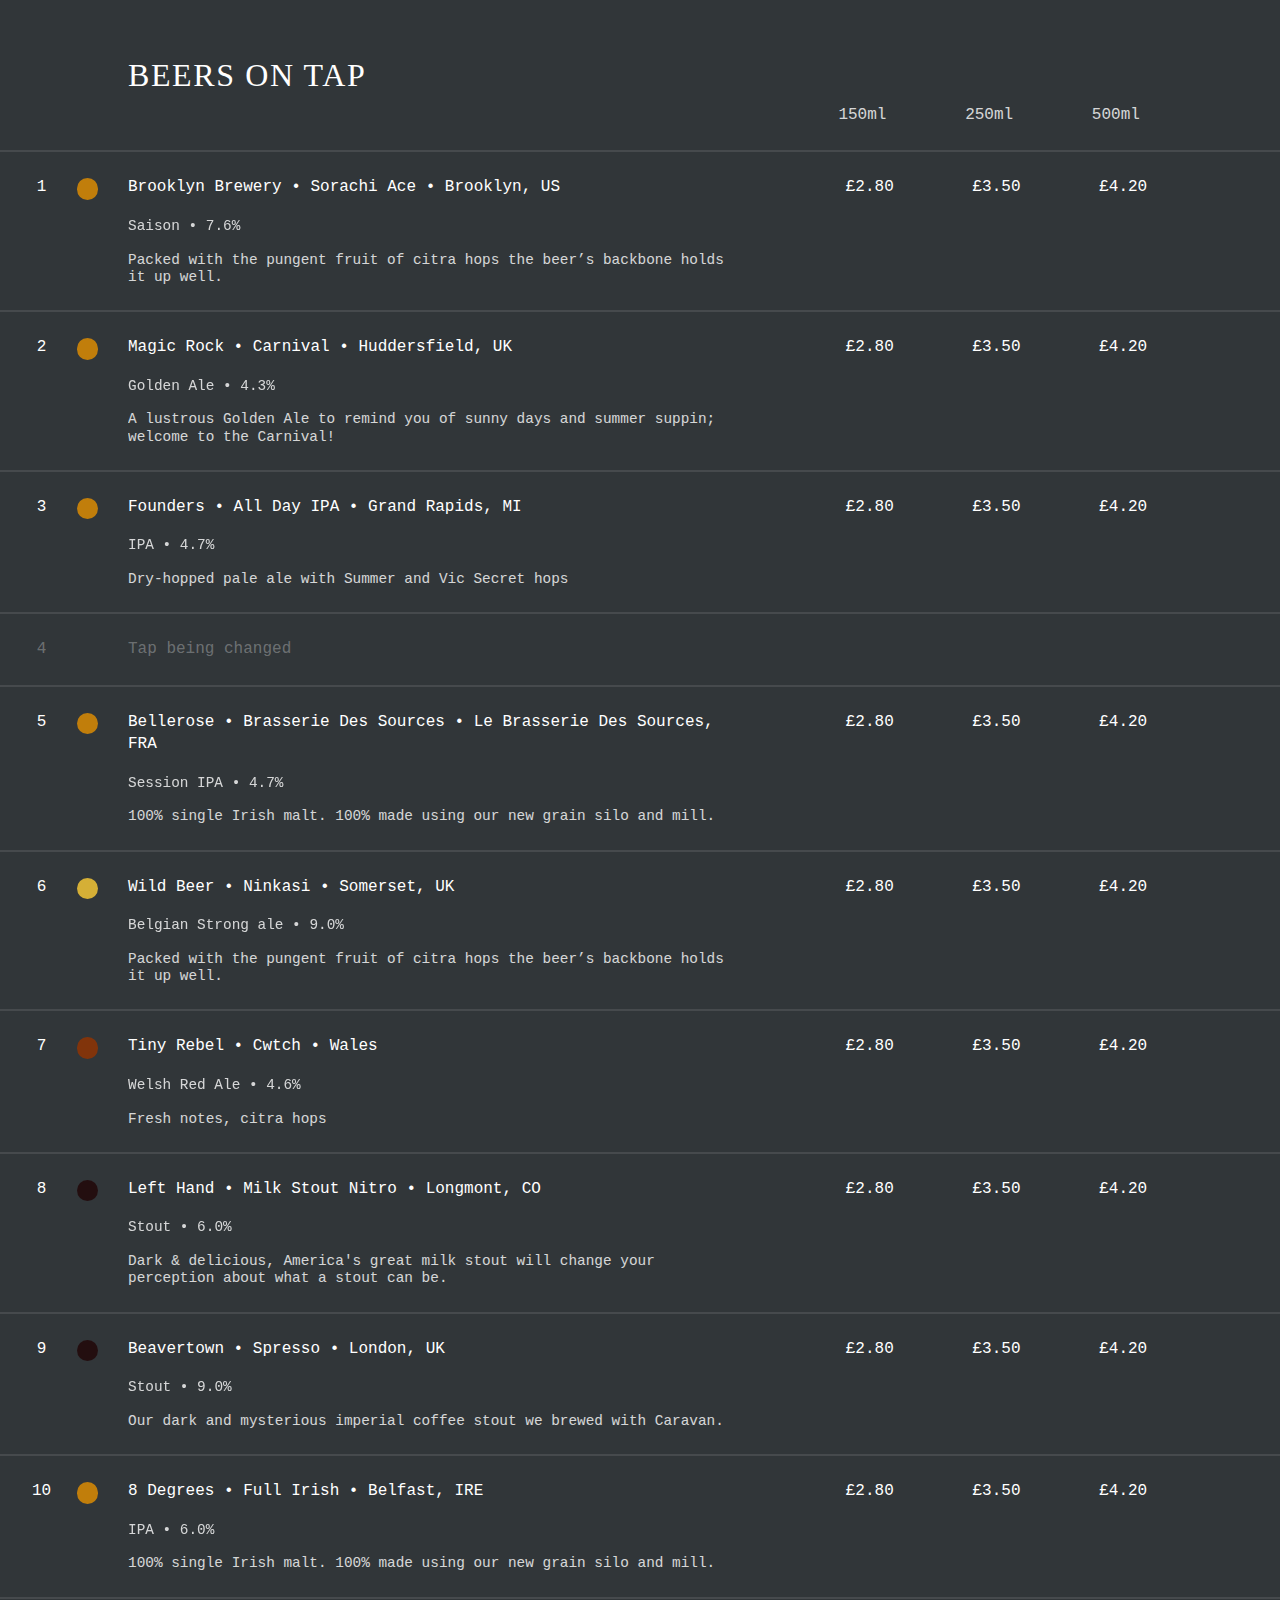
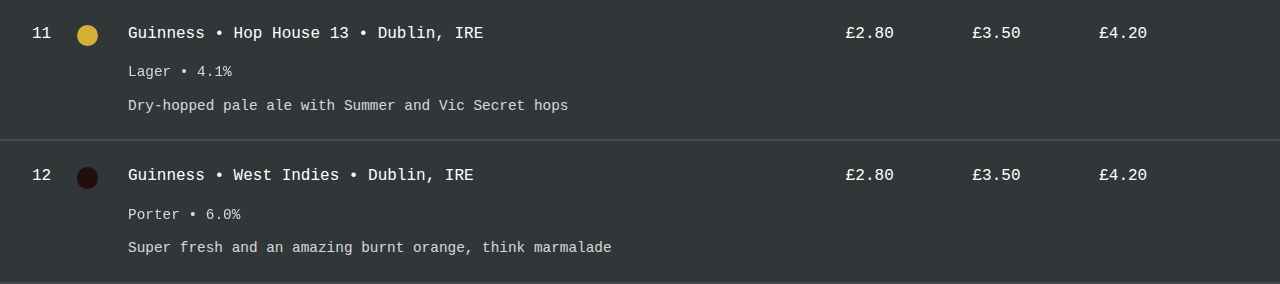
<file: menu-alt.html>
<!doctype html>
<html lang="en">
    <head>
        <title>Brewbot - Belfast</title>
        <meta charset="utf-8">
        <meta http-equiv="X-UA-Compatible" content="IE=edge,chrome=1">
        <meta name="viewport" content="width=device-width, initial-scale=1">

        <!-- begin css  -->
        <link rel="stylesheet" type="text/css" href="assets/styles/menu.css" />
        <!-- end css -->

        <!-- begin scripts -->
        <script src="https://ajax.googleapis.com/ajax/libs/jquery/2.1.3/jquery.min.js"></script>

        <!-- end scripts -->
    </head>

    <body class="alt">

        <h1>Beers on tap</h1>
    
        <ul class="beerlist alt">

            <!-- LOOP THIS
            <li class="clearfix">
                <span class="tap_number">x</span>
                <h4>[brewery] • [beer name] • [Origin]</h4>
                <div class="meta">
                    <span class="type pale">[type (light,pale,brown,dark)]</span>
                    <p class="abv"><span class="hidden">ABV</span>[ABV]</p>
                </div>
                <p class="description">[description]</p>
                <dl>
                    <li>
                        <dt>150ml</dt>
                        <dd>[150 price]</dd>
                    </li>
                    <li>
                        <dt>250ml</dt>
                        <dd>[250 price]</dd>
                    </li>
                    <li>
                        <dt>500ml</dt>
                        <dd>[500 price</dd>
                    </li>
                </dl>
            </li>
            -->

            <li class="clearfix"> 
                <span class="tap_number">1</span>
                <h4>Brooklyn Brewery • Sorachi Ace • Brooklyn, US</h4>
                <div class="meta">
                    <span class="type pale"><span>Type:</span> Saison</span> •
                    <span class="hidden">ABV</span>7.6%
                </div>
                <p class="description">Packed with the pungent fruit of citra hops the beer’s backbone holds it up well.</p>
                <dl>
                    <li>
                        <dt>150ml</dt>
                        <dd>£2.80</dd>
                    </li>
                    <li>
                        <dt>250ml</dt>
                        <dd>£3.50</dd>
                    </li>
                    <li>
                        <dt>500ml</dt>
                        <dd>£4.20</dd>
                    </li>
                </dl>
            </li>

            <li class="clearfix">
                <span class="tap_number">2</span>
                <h4>Magic Rock • Carnival • Huddersfield, UK</h4>
                <div class="meta">
                    <span class="type pale"><span>Type:</span> Golden Ale</span> •
                    <span class="hidden">ABV</span>4.3%
                </div>
                <p class="description">A lustrous Golden Ale to remind you of sunny days and summer suppin; welcome to the Carnival!</p>
                <dl>
                    <li>
                        <dt>150ml</dt>
                        <dd>£2.80</dd>
                    </li>
                    <li>
                        <dt>250ml</dt>
                        <dd>£3.50</dd>
                    </li>
                    <li>
                        <dt>500ml</dt>
                        <dd>£4.20</dd>
                    </li>
                </dl>
            </li>

            <li class="clearfix">
                <span class="tap_number">3</span>
                <h4>Founders • All Day IPA • Grand Rapids, MI</h4>
                <div class="meta">
                    <span class="type pale"><span>Type:</span> IPA</span> •
                    <span class="hidden">ABV</span>4.7%
                </div>
                <p class="description">Dry-hopped pale ale with Summer and Vic Secret hops</p>
                <dl>
                    <li>
                        <dt>150ml</dt>
                        <dd>£2.80</dd>
                    </li>
                    <li>
                        <dt>250ml</dt>
                        <dd>£3.50</dd>
                    </li>
                    <li>
                        <dt>500ml</dt>
                        <dd>£4.20</dd>
                    </li>
                </dl>
            </li>

            <li class="clearfix empty">
                <span class="tap_number">4</span>
                Tap being changed
            </li>

            <li class="clearfix">
                <span class="tap_number">5</span>
                <h4>Bellerose • Brasserie Des Sources • Le Brasserie Des Sources, FRA</h4>
                <div class="meta">
                    <span class="type pale"><span>Type:</span> Session IPA</span> •
                    <span class="hidden">ABV</span>4.7%
                </div>
                <p class="description">100% single Irish malt. 100% made using our new grain silo and mill.</p>
                <dl>
                    <li>
                        <dt>150ml</dt>
                        <dd>£2.80</dd>
                    </li>
                    <li>
                        <dt>250ml</dt>
                        <dd>£3.50</dd>
                    </li>
                    <li>
                        <dt>500ml</dt>
                        <dd>£4.20</dd>
                    </li>
                </dl>
            </li>

            <li class="clearfix">
                <span class="tap_number">6</span>
                <h4>Wild Beer • Ninkasi • Somerset, UK</h4>
                <div class="meta">
                    <span class="type light"><span>Type:</span> Belgian Strong ale</span> •
                    <span class="hidden">ABV</span>9.0%
                </div>
                <p class="description">Packed with the pungent fruit of citra hops the beer’s backbone holds it up well.</p>
                <dl>
                    <li>
                        <dt>150ml</dt>
                        <dd>£2.80</dd>
                    </li>
                    <li>
                        <dt>250ml</dt>
                        <dd>£3.50</dd>
                    </li>
                    <li>
                        <dt>500ml</dt>
                        <dd>£4.20</dd>
                    </li>
                </dl>
            </li>

            <li class="clearfix">
                <span class="tap_number">7</span>
                <h4>Tiny Rebel • Cwtch • Wales</h4>
                <div class="meta">
                    <span class="type brown"><span>Type:</span> Welsh Red Ale</span> •
                    <span class="hidden">ABV</span>4.6%
                </div>
                <p class="description">Fresh notes, citra hops</p>
                <dl>
                    <li>
                        <dt>150ml</dt>
                        <dd>£2.80</dd>
                    </li>
                    <li>
                        <dt>250ml</dt>
                        <dd>£3.50</dd>
                    </li>
                    <li>
                        <dt>500ml</dt>
                        <dd>£4.20</dd>
                    </li>
                </dl>
            </li>

            <li class="clearfix">
                <span class="tap_number">8</span>
                <h4>Left Hand • Milk Stout Nitro • Longmont, CO</h4>
                <div class="meta">
                    <span class="type dark"><span>Type:</span> Stout</span> •
                    <span class="hidden">ABV</span>6.0%
                </div>
                <p class="description">Dark & delicious, America's great milk stout will change your perception about what a stout can be.</p>
                <dl>
                    <li>
                        <dt>150ml</dt>
                        <dd>£2.80</dd>
                    </li>
                    <li>
                        <dt>250ml</dt>
                        <dd>£3.50</dd>
                    </li>
                    <li>
                        <dt>500ml</dt>
                        <dd>£4.20</dd>
                    </li>
                </dl>
            </li>

            <li class="clearfix">
                <span class="tap_number">9</span>
                <h4>Beavertown • Spresso • London, UK</h4>
                <div class="meta">
                    <span class="type dark"><span>Type:</span> Stout</span> •
                    <span class="hidden">ABV</span>9.0%</p>
                </div>
                <p class="description">Our dark and mysterious imperial coffee stout we brewed with Caravan.</p>
                <dl>
                    <li>
                        <dt>150ml</dt>
                        <dd>£2.80</dd>
                    </li>
                    <li>
                        <dt>250ml</dt>
                        <dd>£3.50</dd>
                    </li>
                    <li>
                        <dt>500ml</dt>
                        <dd>£4.20</dd>
                    </li>
                </dl>
            </li>

            <li class="clearfix">
                <span class="tap_number">10</span>
                <h4>8 Degrees • Full Irish • Belfast, IRE</h4>
                <div class="meta">
                    <span class="type pale"><span>Type:</span> IPA</span> •
                    <span class="hidden">ABV</span>6.0%
                </div>
                <p class="description">100% single Irish malt. 100% made using our new grain silo and mill.</p>
                <dl>
                    <li>
                        <dt>150ml</dt>
                        <dd>£2.80</dd>
                    </li>
                    <li>
                        <dt>250ml</dt>
                        <dd>£3.50</dd>
                    </li>
                    <li>
                        <dt>500ml</dt>
                        <dd>£4.20</dd>
                    </li>
                </dl>
            </li>

            <li class="clearfix">
                <span class="tap_number">11</span>
                <h4>Guinness • Hop House 13 • Dublin, IRE</h4>
                <div class="meta">
                    <span class="type light"><span>Type:</span> Lager</span> •
                    <span class="hidden">ABV</span>4.1%
                </div>
                <p class="description">Dry-hopped pale ale with Summer and Vic Secret hops</p>
                <dl>
                    <li>
                        <dt>150ml</dt>
                        <dd>£2.80</dd>
                    </li>
                    <li>
                        <dt>250ml</dt>
                        <dd>£3.50</dd>
                    </li>
                    <li>
                        <dt>500ml</dt>
                        <dd>£4.20</dd>
                    </li>
                </dl>
            </li>

            <li class="clearfix">
                <span class="tap_number">12</span>
                <h4>Guinness • West Indies • Dublin, IRE</h4>
                <div class="meta">
                    <span class="type dark"><span>Type:</span> Porter</span> •
                    <span class="hidden">ABV</span>6.0%
                </div>
                <p class="description">Super fresh and an amazing burnt orange, think marmalade </p>
                <dl>
                    <li>
                        <dt>150ml</dt>
                        <dd>£2.80</dd>
                    </li>
                    <li>
                        <dt>250ml</dt>
                        <dd>£3.50</dd>
                    </li>
                    <li>
                        <dt>500ml</dt>
                        <dd>£4.20</dd>
                    </li>
                </dl>
            </li>

        </ul>

    </body>
</html>
</file>
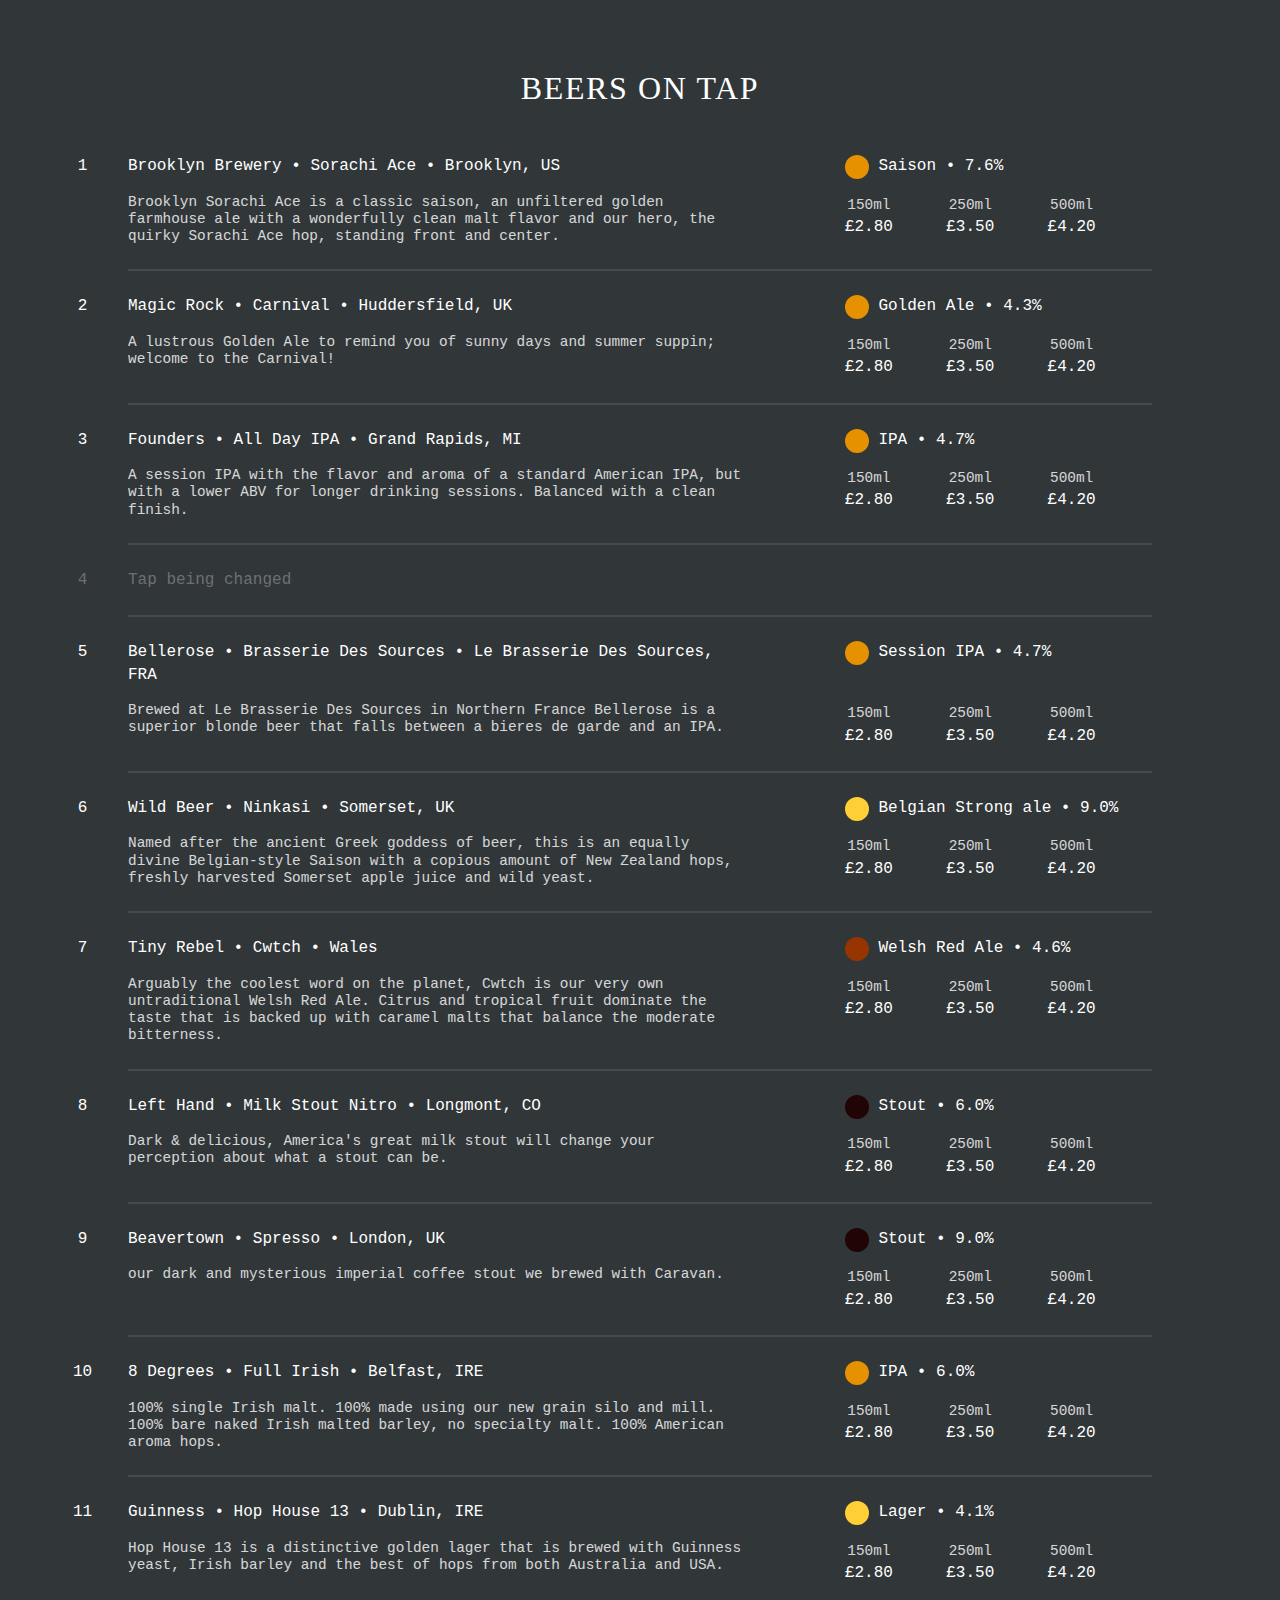
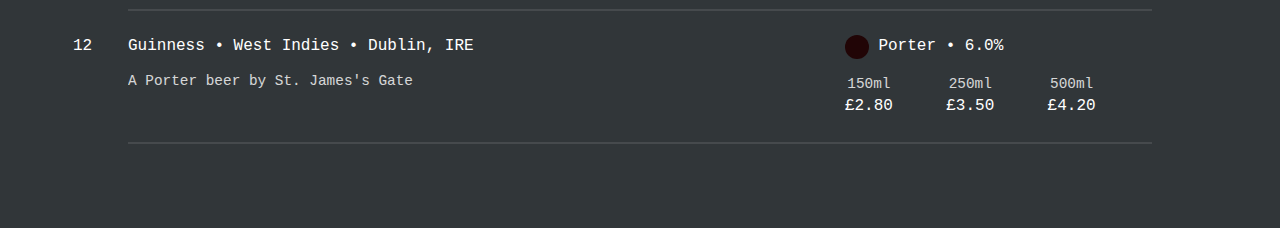
<file: menu.html>
<!doctype html>
<html lang="en">
    <head>
        <title>Brewbot - Belfast</title>
        <meta charset="utf-8">
        <meta http-equiv="X-UA-Compatible" content="IE=edge,chrome=1">
        <meta name="viewport" content="width=device-width, initial-scale=1">

        <!-- begin css  -->
        <link rel="stylesheet" type="text/css" href="assets/styles/menu.css" />
        <!-- end css -->

        <!-- begin scripts -->
        <script src="https://ajax.googleapis.com/ajax/libs/jquery/2.1.3/jquery.min.js"></script>

        <!-- end scripts -->
    </head>

    <body>

        <h1>Beers on tap</h1>
    
        <ul class="beerlist">

            <!-- LOOP THIS
            <li class="clearfix">
                <span class="tap_number">x</span>
                <h4>[brewery] • [beer name] • [Origin]</h4>
                <div class="meta">
                    <span class="type pale">[type (light,pale,brown,dark)]</span>
                    <p class="abv"><span class="hidden">ABV</span>[ABV]</p>
                </div>
                <p class="description">[description]</p>
                <dl>
                    <li>
                        <dt>150ml</dt>
                        <dd>[150 price]</dd>
                    </li>
                    <li>
                        <dt>250ml</dt>
                        <dd>[250 price]</dd>
                    </li>
                    <li>
                        <dt>500ml</dt>
                        <dd>[500 price</dd>
                    </li>
                </dl>
            </li>
            -->

            <li class="clearfix"> 
                <span class="tap_number">1</span>
                <h4>Brooklyn Brewery • Sorachi Ace • Brooklyn, US</h4>
                <div class="meta">
                    <span class="type pale"><span>Type:</span> Saison</span> •
                    <span class="hidden">ABV</span>7.6%
                </div>
                <p class="description">Brooklyn Sorachi Ace is a classic saison, an unfiltered golden farmhouse ale with a wonderfully clean malt flavor and our hero, the quirky Sorachi Ace hop, standing front and center. </p>
                <dl>
                    <li>
                        <dt>150ml</dt>
                        <dd>£2.80</dd>
                    </li>
                    <li>
                        <dt>250ml</dt>
                        <dd>£3.50</dd>
                    </li>
                    <li>
                        <dt>500ml</dt>
                        <dd>£4.20</dd>
                    </li>
                </dl>
            </li>

            <li class="clearfix">
                <span class="tap_number">2</span>
                <h4>Magic Rock • Carnival • Huddersfield, UK</h4>
                <div class="meta">
                    <span class="type pale"><span>Type:</span> Golden Ale</span> •
                    <span class="hidden">ABV</span>4.3%
                </div>
                <p class="description">A lustrous Golden Ale to remind you of sunny days and summer suppin; welcome to the Carnival!</p>
                <dl>
                    <li>
                        <dt>150ml</dt>
                        <dd>£2.80</dd>
                    </li>
                    <li>
                        <dt>250ml</dt>
                        <dd>£3.50</dd>
                    </li>
                    <li>
                        <dt>500ml</dt>
                        <dd>£4.20</dd>
                    </li>
                </dl>
            </li>

            <li class="clearfix">
                <span class="tap_number">3</span>
                <h4>Founders • All Day IPA • Grand Rapids, MI</h4>
                <div class="meta">
                    <span class="type pale"><span>Type:</span> IPA</span> •
                    <span class="hidden">ABV</span>4.7%
                </div>
                <p class="description">A session IPA with the flavor and aroma of a standard American IPA, but with a lower ABV for longer drinking sessions. Balanced with a clean finish.</p>
                <dl>
                    <li>
                        <dt>150ml</dt>
                        <dd>£2.80</dd>
                    </li>
                    <li>
                        <dt>250ml</dt>
                        <dd>£3.50</dd>
                    </li>
                    <li>
                        <dt>500ml</dt>
                        <dd>£4.20</dd>
                    </li>
                </dl>
            </li>

            <li class="clearfix empty">
                <span class="tap_number">4</span>
                Tap being changed
            </li>

            <li class="clearfix">
                <span class="tap_number">5</span>
                <h4>Bellerose • Brasserie Des Sources • Le Brasserie Des Sources, FRA</h4>
                <div class="meta">
                    <span class="type pale"><span>Type:</span> Session IPA</span> •
                    <span class="hidden">ABV</span>4.7%
                </div>
                <p class="description">Brewed at Le Brasserie Des Sources in Northern France Bellerose is a superior blonde beer that falls between a bieres de garde and an IPA.</p>
                <dl>
                    <li>
                        <dt>150ml</dt>
                        <dd>£2.80</dd>
                    </li>
                    <li>
                        <dt>250ml</dt>
                        <dd>£3.50</dd>
                    </li>
                    <li>
                        <dt>500ml</dt>
                        <dd>£4.20</dd>
                    </li>
                </dl>
            </li>

            <li class="clearfix">
                <span class="tap_number">6</span>
                <h4>Wild Beer • Ninkasi • Somerset, UK</h4>
                <div class="meta">
                    <span class="type light"><span>Type:</span> Belgian Strong ale</span> •
                    <span class="hidden">ABV</span>9.0%
                </div>
                <p class="description">Named after the ancient Greek goddess of beer, this is an equally divine Belgian-style Saison with a copious amount of New Zealand hops, freshly harvested Somerset apple juice and wild yeast. </p>
                <dl>
                    <li>
                        <dt>150ml</dt>
                        <dd>£2.80</dd>
                    </li>
                    <li>
                        <dt>250ml</dt>
                        <dd>£3.50</dd>
                    </li>
                    <li>
                        <dt>500ml</dt>
                        <dd>£4.20</dd>
                    </li>
                </dl>
            </li>

            <li class="clearfix">
                <span class="tap_number">7</span>
                <h4>Tiny Rebel • Cwtch • Wales</h4>
                <div class="meta">
                    <span class="type brown"><span>Type:</span> Welsh Red Ale</span> •
                    <span class="hidden">ABV</span>4.6%
                </div>
                <p class="description">Arguably the coolest word on the planet, Cwtch is our very own untraditional Welsh Red Ale. Citrus and tropical fruit dominate the taste that is backed up with caramel malts that balance the moderate bitterness. </p>
                <dl>
                    <li>
                        <dt>150ml</dt>
                        <dd>£2.80</dd>
                    </li>
                    <li>
                        <dt>250ml</dt>
                        <dd>£3.50</dd>
                    </li>
                    <li>
                        <dt>500ml</dt>
                        <dd>£4.20</dd>
                    </li>
                </dl>
            </li>

            <li class="clearfix">
                <span class="tap_number">8</span>
                <h4>Left Hand • Milk Stout Nitro • Longmont, CO</h4>
                <div class="meta">
                    <span class="type dark"><span>Type:</span> Stout</span> •
                    <span class="hidden">ABV</span>6.0%
                </div>
                <p class="description">Dark & delicious, America's great milk stout will change your perception about what a stout can be.</p>
                <dl>
                    <li>
                        <dt>150ml</dt>
                        <dd>£2.80</dd>
                    </li>
                    <li>
                        <dt>250ml</dt>
                        <dd>£3.50</dd>
                    </li>
                    <li>
                        <dt>500ml</dt>
                        <dd>£4.20</dd>
                    </li>
                </dl>
            </li>

            <li class="clearfix">
                <span class="tap_number">9</span>
                <h4>Beavertown • Spresso • London, UK</h4>
                <div class="meta">
                    <span class="type dark"><span>Type:</span> Stout</span> •
                    <span class="hidden">ABV</span>9.0%</p>
                </div>
                <p class="description">our dark and mysterious imperial coffee stout we brewed with Caravan.</p>
                <dl>
                    <li>
                        <dt>150ml</dt>
                        <dd>£2.80</dd>
                    </li>
                    <li>
                        <dt>250ml</dt>
                        <dd>£3.50</dd>
                    </li>
                    <li>
                        <dt>500ml</dt>
                        <dd>£4.20</dd>
                    </li>
                </dl>
            </li>

            <li class="clearfix">
                <span class="tap_number">10</span>
                <h4>8 Degrees • Full Irish • Belfast, IRE</h4>
                <div class="meta">
                    <span class="type pale"><span>Type:</span> IPA</span> •
                    <span class="hidden">ABV</span>6.0%
                </div>
                <p class="description">100% single Irish malt.
100% made using our new grain silo and mill.
100% bare naked Irish malted barley, no specialty malt.
100% American aroma hops.</p>
                <dl>
                    <li>
                        <dt>150ml</dt>
                        <dd>£2.80</dd>
                    </li>
                    <li>
                        <dt>250ml</dt>
                        <dd>£3.50</dd>
                    </li>
                    <li>
                        <dt>500ml</dt>
                        <dd>£4.20</dd>
                    </li>
                </dl>
            </li>

            <li class="clearfix">
                <span class="tap_number">11</span>
                <h4>Guinness • Hop House 13 • Dublin, IRE</h4>
                <div class="meta">
                    <span class="type light"><span>Type:</span> Lager</span> •
                    <span class="hidden">ABV</span>4.1%
                </div>
                <p class="description">Hop House 13 is a distinctive golden lager that is brewed with Guinness yeast, Irish barley and the best of hops from both Australia and USA.</p>
                <dl>
                    <li>
                        <dt>150ml</dt>
                        <dd>£2.80</dd>
                    </li>
                    <li>
                        <dt>250ml</dt>
                        <dd>£3.50</dd>
                    </li>
                    <li>
                        <dt>500ml</dt>
                        <dd>£4.20</dd>
                    </li>
                </dl>
            </li>

            <li class="clearfix">
                <span class="tap_number">12</span>
                <h4>Guinness • West Indies • Dublin, IRE</h4>
                <div class="meta">
                    <span class="type dark"><span>Type:</span> Porter</span> •
                    <span class="hidden">ABV</span>6.0%
                </div>
                <p class="description">A Porter beer by St. James's Gate</p>
                <dl>
                    <li>
                        <dt>150ml</dt>
                        <dd>£2.80</dd>
                    </li>
                    <li>
                        <dt>250ml</dt>
                        <dd>£3.50</dd>
                    </li>
                    <li>
                        <dt>500ml</dt>
                        <dd>£4.20</dd>
                    </li>
                </dl>
            </li>

        </ul>

    </body>
</html>
</file>
<file: assets/styles/menu.css>
@import "reset.css";

body {
  font-family:"Monospac821 BT WGL4",monospace;
  position:relative;
  background:#313639;
  color:#fff;
  font-size:16px;
  line-height:140%;
  padding:6% 10%;
}

.clearfix:after {
     visibility: hidden;
     display: block;
     font-size: 0;
     content: " ";
     clear: both;
     height: 0;
     }
.clearfix { display: inline-block; }
/* start commented backslash hack \*/
* html .clearfix { height: 1%; }
.clearfix { display: block; }
/* close commented backslash hack */

.hidden {
	display:none;
}

h1 {
	font-family:"Vitesse sans";
	text-transform:uppercase;
	font-size:2em;
	letter-spacing:0.05em;
	text-align:center;
	margin-bottom:1em;
}
h4 {
	margin-bottom:1em;
}

.beerlist {
  position:relative;
}
.beerlist > li {
  border-bottom:2px solid rgba(255,255,255,0.1);
  padding:1.5em 0;
  position:relative;
}
.tap_number {
  width:2em;
  text-align:center;
  position:absolute;
  left:-6%;
}
.beerlist h4 {
  max-width:60%;
}
.beerlist .empty {
	color:rgba(255,255,255,0.3);
}
.beerlist .meta {
  position:absolute;
  right:0;
  top:1.5em;
  width:30%;
}
.beerlist .description {
  opacity:0.8;
  line-height:1.2em;
  font-size:0.9em;
  width:60%;
  float:left;
}
.beerlist dl {
  width:30%;
  float:right;
  margin-right:2.6%;
  text-align:center;
}
.beerlist dl li {
  float:left;
  width:33%;
}
.beerlist dl dt {
  opacity:0.8;
  font-size:0.9em;
}

.type span {
  display:inline-block;
  width:1.5em;
  height:1.5em;
  border-radius:0.8em;
  text-indent:-999em;
}
.type.light span {
  background-color:#FFCF36;
}
.type.pale span {
  background-color:#E69100;
}
.type.brown span {
  background-color:#963500;
}
.type.dark span {
  background-color:#210506;
}


/* DAY VERSION */
.day {
	background:#edece8;
	color:#343434;
}
.day .beerlist > li {
	border-bottom:2px solid rgba(0,0,0,0.1);
}
.day .beerlist .empty {
	color:rgba(0,0,0,0.3);
}

/* ALT LAYOUT */
body.alt {
	padding:0;
}
body.alt h1 {
	padding:2em 5% 1em 10%;
	text-align:left;
}

.beerlist.alt {
	border-top:2px solid rgba(255,255,255,0.1);
}
.beerlist.alt > li {
	padding:1.5em 10%;
}
.alt .tap_number {
  left:2%;
}
.alt .meta {
	position:static;
	margin-bottom:1em;
	font-size:0.9em;
	opacity:0.8;
}
.alt .type span {
	position:absolute;
	left:6%;
	top:1.8em;
}
.alt dl {
	margin-right:0;
	position:absolute;
	top:1.5em;
	right:7%;
}
.alt dt {
	display:none;
}
.alt .beerlist > li:first-child dt {
	display:block;
	position:absolute;
	top:-4.5em;
	font-size:1em;
	margin-left:2em;
}
</file>
